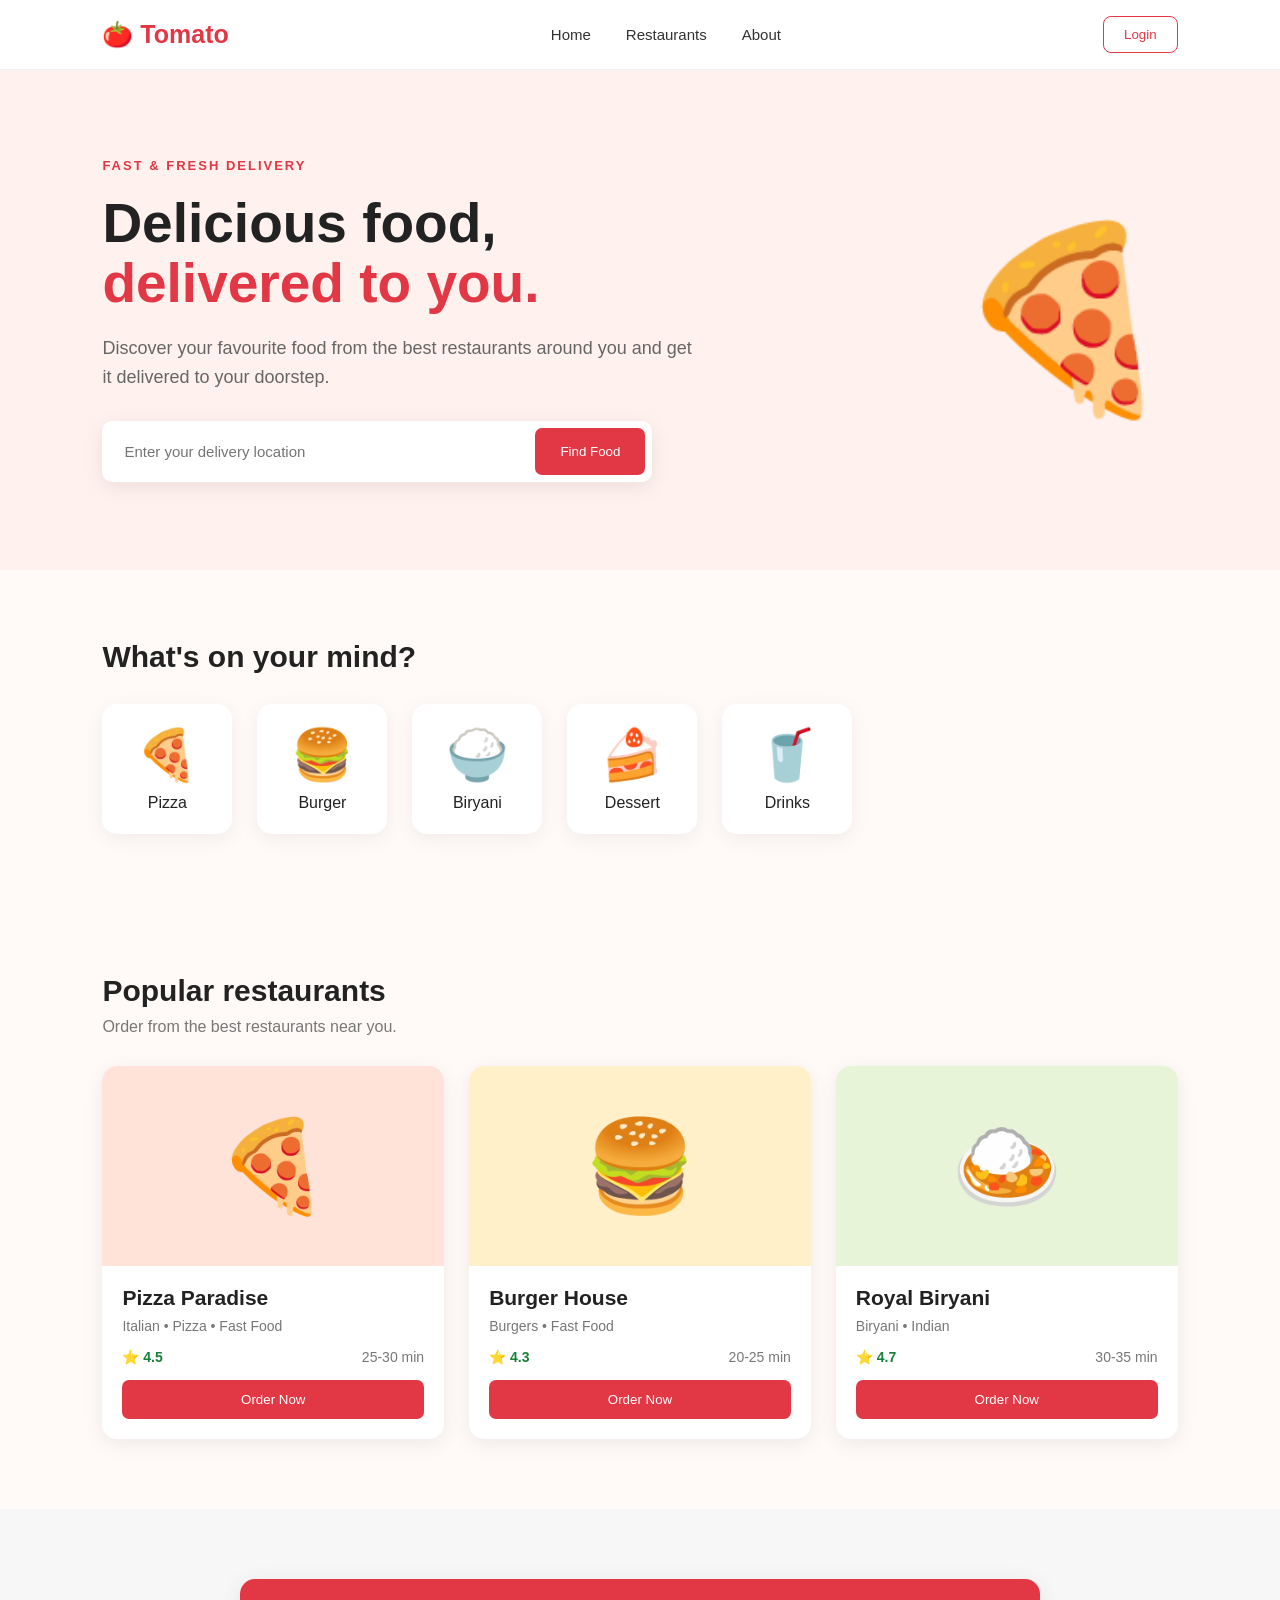
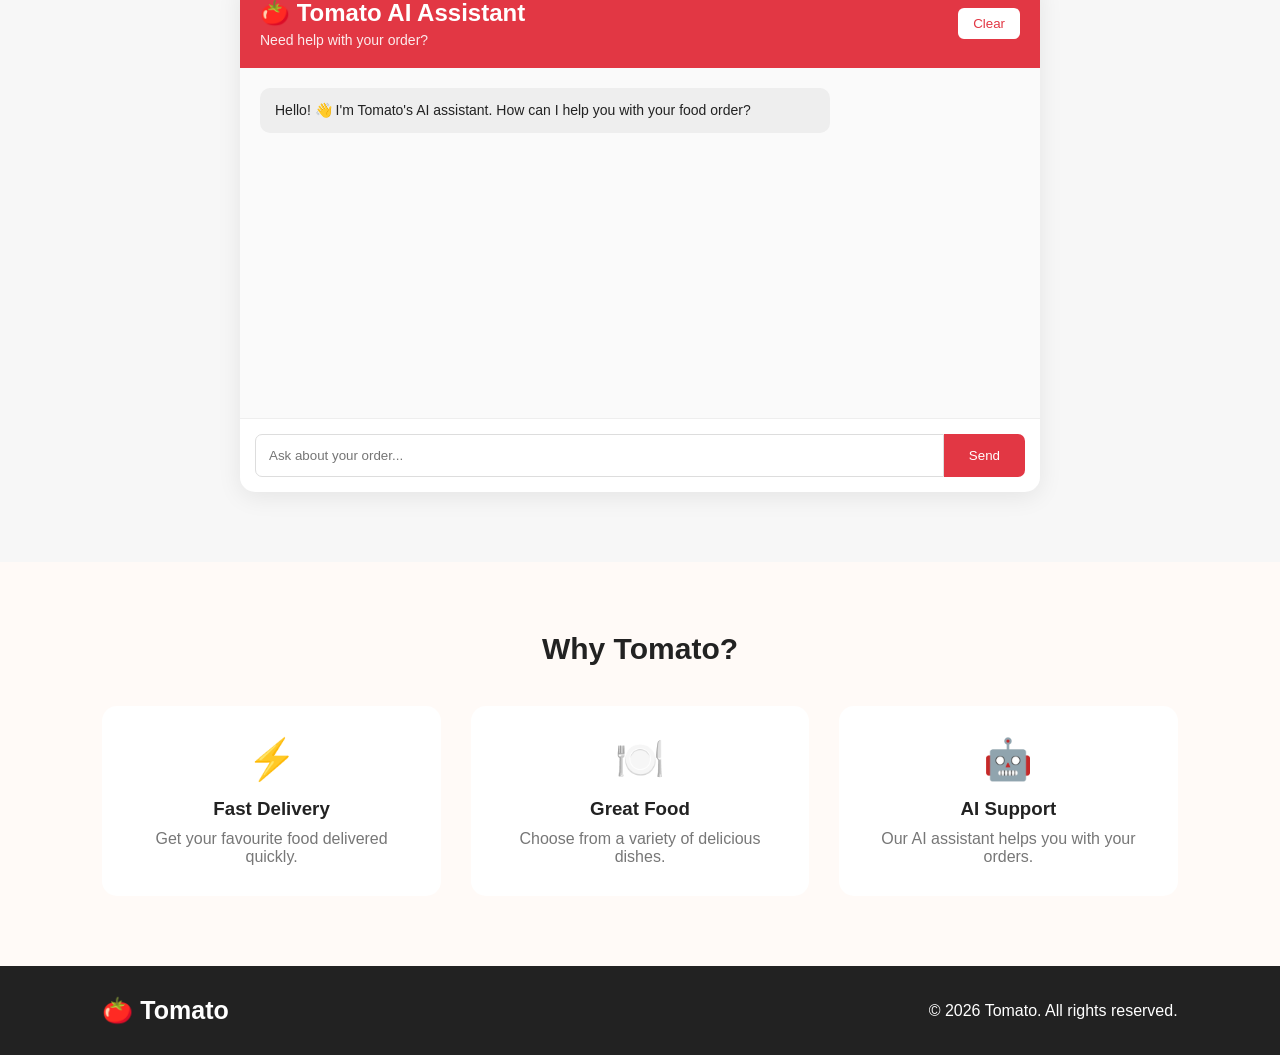
<file: chatgpt/frontend/index.html>
<!DOCTYPE html>
<html lang="en">
<head>
    <meta charset="UTF-8">
    <meta name="viewport" content="width=device-width, initial-scale=1.0">

    <title>Tomato - Food Delivery</title>

    <link rel="stylesheet" href="style.css">
</head>

<body>

<header class="navbar">
    <div class="logo">🍅 Tomato</div>

    <nav>
        <a href="#home">Home</a>
        <a href="#restaurants">Restaurants</a>
        <a href="#about">About</a>
    </nav>

    <button class="login-btn">Login</button>
</header>


<!-- HERO SECTION -->

<section class="hero" id="home">

    <div class="hero-content">

        <p class="small-text">FAST & FRESH DELIVERY</p>

        <h1>
            Delicious food,
            <span>delivered to you.</span>
        </h1>

        <p class="hero-description">
            Discover your favourite food from the best restaurants
            around you and get it delivered to your doorstep.
        </p>

        <div class="search-box">

            <input
                type="text"
                id="location"
                placeholder="Enter your delivery location"
            >

            <button onclick="searchFood()">
                Find Food
            </button>

        </div>

    </div>

    <div class="hero-image">
        🍕
    </div>

</section>


<!-- CATEGORIES -->

<section class="section">

    <h2>What's on your mind?</h2>

    <div class="categories">

        <div class="category" onclick="selectCategory('Pizza')">
            <div class="category-icon">🍕</div>
            <p>Pizza</p>
        </div>

        <div class="category" onclick="selectCategory('Burger')">
            <div class="category-icon">🍔</div>
            <p>Burger</p>
        </div>

        <div class="category" onclick="selectCategory('Biryani')">
            <div class="category-icon">🍚</div>
            <p>Biryani</p>
        </div>

        <div class="category" onclick="selectCategory('Dessert')">
            <div class="category-icon">🍰</div>
            <p>Dessert</p>
        </div>

        <div class="category" onclick="selectCategory('Drinks')">
            <div class="category-icon">🥤</div>
            <p>Drinks</p>
        </div>

    </div>

</section>


<!-- RESTAURANTS -->

<section class="section" id="restaurants">

    <div class="section-header">

        <div>
            <h2>Popular restaurants</h2>
            <p>Order from the best restaurants near you.</p>
        </div>

    </div>


    <div class="restaurant-grid">

        <div class="restaurant-card">

            <div class="food-image pizza">
                🍕
            </div>

            <div class="restaurant-info">

                <h3>Pizza Paradise</h3>

                <p class="food-type">
                    Italian • Pizza • Fast Food
                </p>

                <div class="restaurant-details">
                    <span class="rating">⭐ 4.5</span>
                    <span>25-30 min</span>
                </div>

                <button onclick="orderFood('Pizza Paradise')">
                    Order Now
                </button>

            </div>

        </div>


        <div class="restaurant-card">

            <div class="food-image burger">
                🍔
            </div>

            <div class="restaurant-info">

                <h3>Burger House</h3>

                <p class="food-type">
                    Burgers • Fast Food
                </p>

                <div class="restaurant-details">
                    <span class="rating">⭐ 4.3</span>
                    <span>20-25 min</span>
                </div>

                <button onclick="orderFood('Burger House')">
                    Order Now
                </button>

            </div>

        </div>


        <div class="restaurant-card">

            <div class="food-image biryani">
                🍛
            </div>

            <div class="restaurant-info">

                <h3>Royal Biryani</h3>

                <p class="food-type">
                    Biryani • Indian
                </p>

                <div class="restaurant-details">
                    <span class="rating">⭐ 4.7</span>
                    <span>30-35 min</span>
                </div>

                <button onclick="orderFood('Royal Biryani')">
                    Order Now
                </button>

            </div>

        </div>

    </div>

</section>


<!-- AI CHAT -->

<section class="chat-section">

    <div class="chat-container">

        <div class="chat-header">

            <div>
                <h2>🍅 Tomato AI Assistant</h2>
                <p>Need help with your order?</p>
            </div>

            <button onclick="clearChat()" class="clear-btn">
                Clear
            </button>

        </div>


        <div id="chatMessages" class="chat-messages">

            <div class="message bot-message">
                Hello! 👋 I'm Tomato's AI assistant.
                How can I help you with your food order?
            </div>

        </div>


        <div class="chat-input-area">

            <input
                type="text"
                id="chatInput"
                placeholder="Ask about your order..."
                onkeydown="handleEnter(event)"
            >

            <button onclick="sendMessage()">
                Send
            </button>

        </div>

    </div>

</section>


<!-- ABOUT -->

<section class="about" id="about">

    <h2>Why Tomato?</h2>

    <div class="features">

        <div>
            <span>⚡</span>
            <h3>Fast Delivery</h3>
            <p>Get your favourite food delivered quickly.</p>
        </div>

        <div>
            <span>🍽️</span>
            <h3>Great Food</h3>
            <p>Choose from a variety of delicious dishes.</p>
        </div>

        <div>
            <span>🤖</span>
            <h3>AI Support</h3>
            <p>Our AI assistant helps you with your orders.</p>
        </div>

    </div>

</section>


<footer>

    <div class="logo">🍅 Tomato</div>

    <p>© 2026 Tomato. All rights reserved.</p>

</footer>


<script src="script.js"></script>

</body>
</html>
</file>
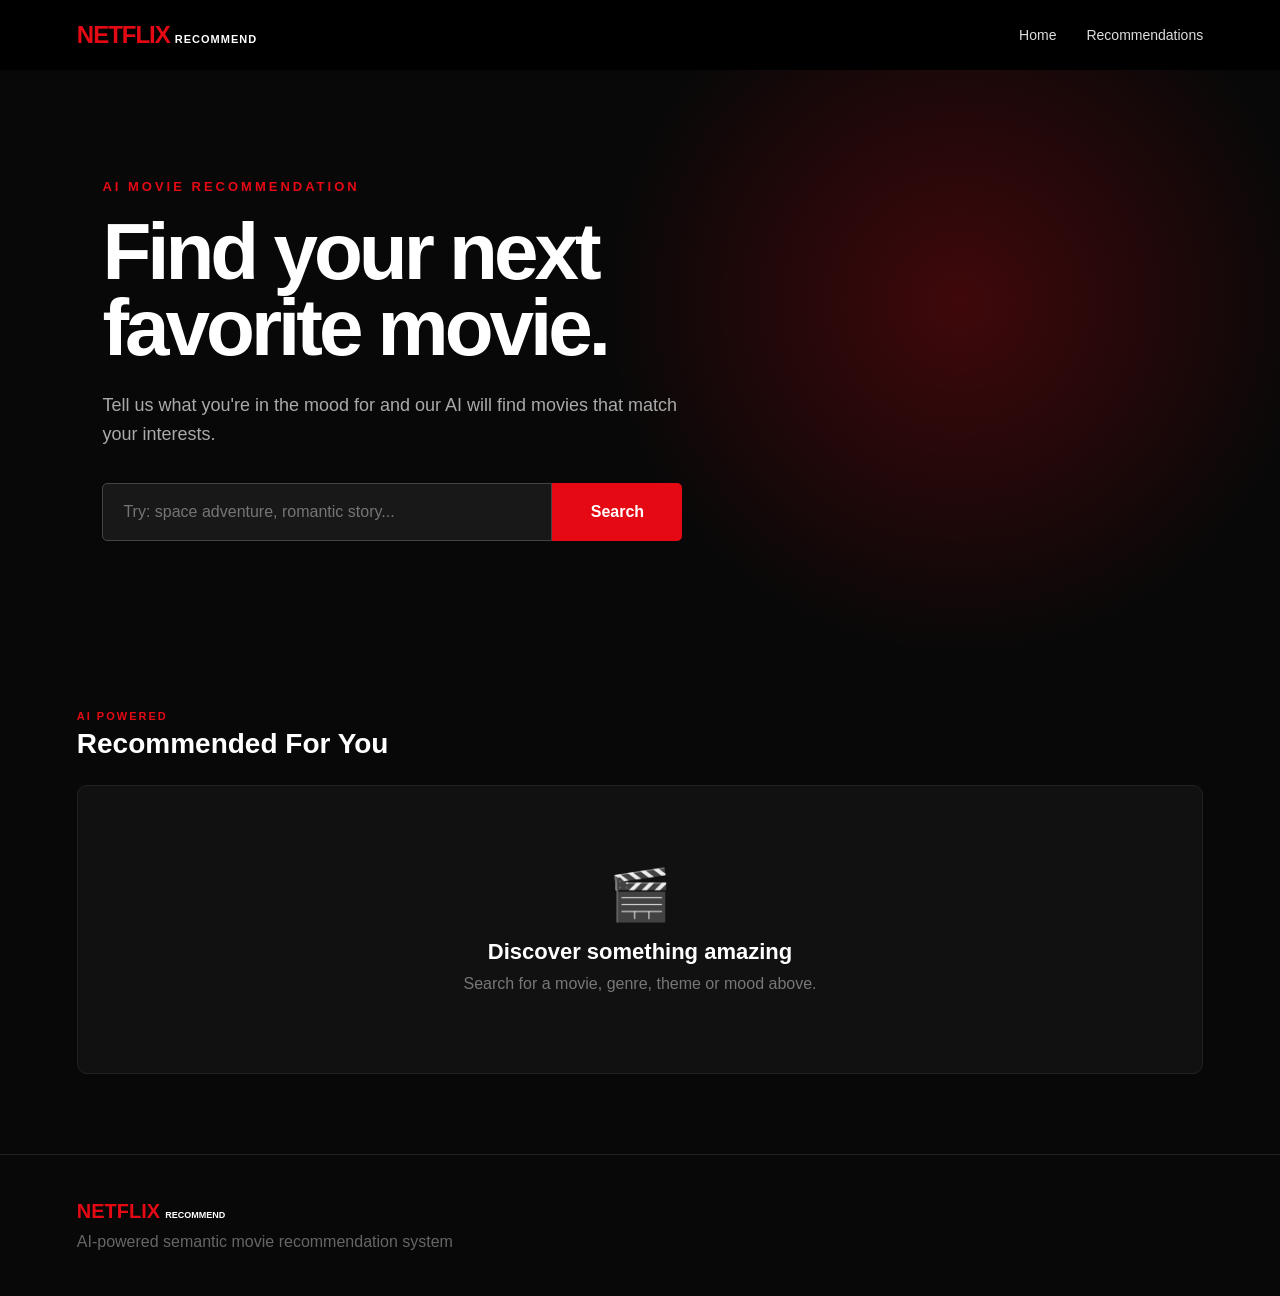
<file: netflix-recommend/frontend/index.html>
<!DOCTYPE html>
<html lang="en">
<head>
    <meta charset="UTF-8">
    <meta name="viewport" content="width=device-width, initial-scale=1.0">
    <title>Netflix Recommend</title>

    <link rel="stylesheet" href="style.css">
</head>

<body>

<header class="navbar">

    <div class="logo">
        NETFLIX<span>RECOMMEND</span>
    </div>

    <div class="nav-links">
        <a href="#">Home</a>
        <a href="#recommendations">Recommendations</a>
    </div>

</header>


<section class="hero">

    <div class="hero-content">

        <p class="tag">AI MOVIE RECOMMENDATION</p>

        <h1>Find your next<br>favorite movie.</h1>

        <p class="hero-description">
            Tell us what you're in the mood for and our AI will
            find movies that match your interests.
        </p>

        <div class="search-container">

            <input
                type="text"
                id="searchInput"
                placeholder="Try: space adventure, romantic story..."
            >

            <button id="searchButton">
                Search
            </button>

        </div>

    </div>

</section>


<main>

    <section id="recommendations" class="movie-section">

        <div class="section-header">

            <div>
                <p class="section-label">AI POWERED</p>
                <h2 id="sectionTitle">Recommended For You</h2>
            </div>

        </div>

        <div id="movieGrid" class="movie-grid">

            <div class="empty-state">
                <div class="empty-icon">🎬</div>
                <h3>Discover something amazing</h3>
                <p>
                    Search for a movie, genre, theme or mood above.
                </p>
            </div>

        </div>

    </section>


    <section id="similarSection" class="movie-section hidden">

        <div class="section-header">

            <div>
                <p class="section-label">BASED ON YOUR SELECTION</p>
                <h2 id="similarTitle">Similar Movies</h2>
            </div>

        </div>

        <div id="similarGrid" class="movie-grid"></div>

    </section>

</main>


<div id="loading" class="loading hidden">

    <div class="spinner"></div>

    <p>AI is finding the best matches...</p>

</div>


<div id="errorMessage" class="error-message hidden"></div>


<footer>

    <div class="footer-logo">
        NETFLIX<span>RECOMMEND</span>
    </div>

    <p>
        AI-powered semantic movie recommendation system
    </p>

</footer>


<script src="script.js"></script>

</body>
</html>
</file>
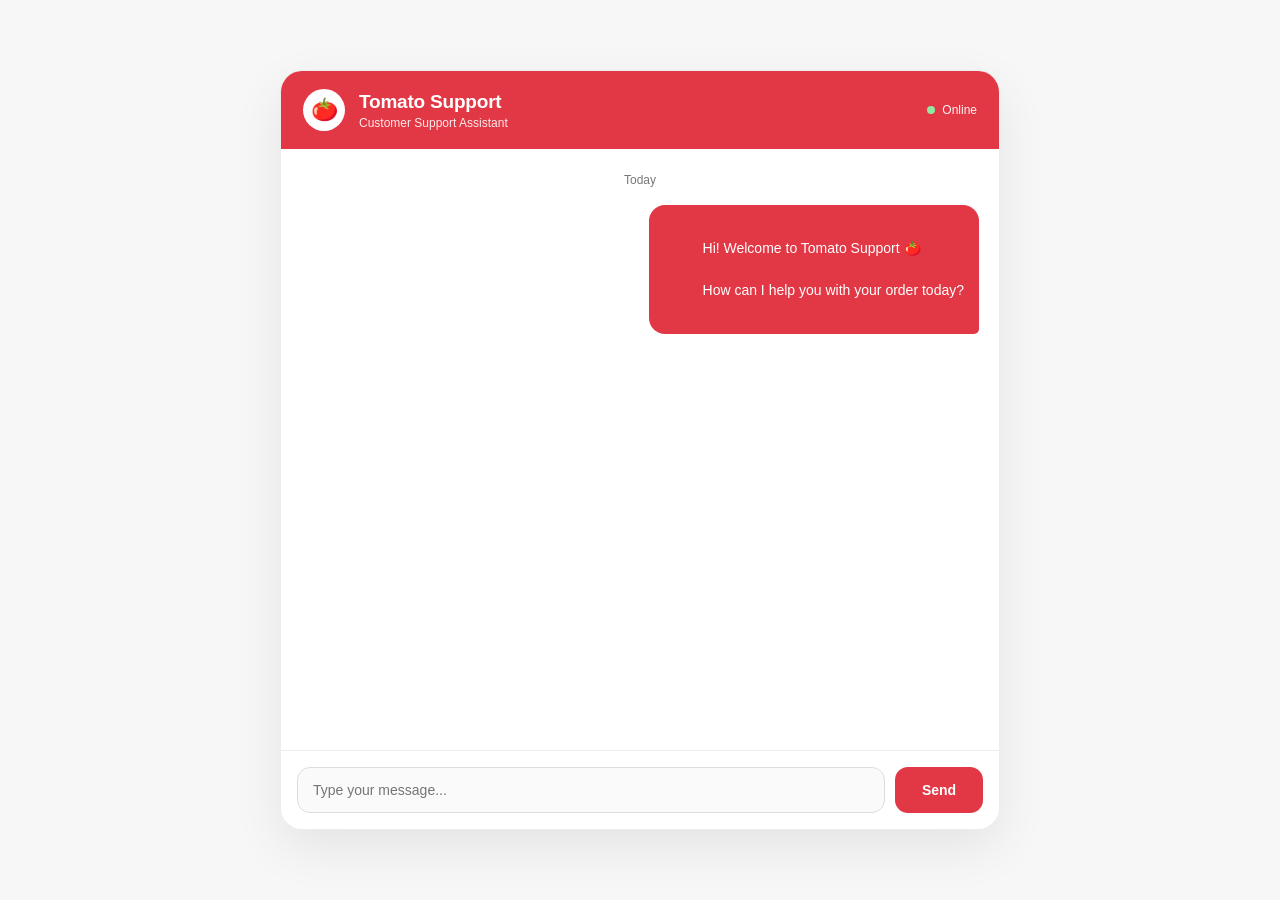
<file: streaming/frontend/index.html>
<!DOCTYPE html>
<html lang="en">
<head>
  <meta charset="UTF-8" />
  <meta name="viewport" content="width=device-width, initial-scale=1.0" />
  <title>Tomato Support</title>

  <style>
    * {
      box-sizing: border-box;
      margin: 0;
      padding: 0;
    }

    :root {
      --tomato-red: #e23744;
      --tomato-red-dark: #c92d39;
      --bg: #f7f7f8;
      --card: #ffffff;
      --text: #1f1f1f;
      --muted: #777777;
      --border: #ececec;
      --user-bubble: #f1f1f3;
    }

    body {
      min-height: 100vh;
      font-family: Inter, -apple-system, BlinkMacSystemFont, "Segoe UI", sans-serif;
      background: var(--bg);
      display: flex;
      align-items: center;
      justify-content: center;
      padding: 24px;
      color: var(--text);
    }

    .chat-app {
      width: min(100%, 720px);
      height: min(760px, 90vh);
      background: var(--card);
      border: 1px solid var(--border);
      border-radius: 22px;
      box-shadow: 0 18px 50px rgba(0, 0, 0, 0.08);
      overflow: hidden;
      display: flex;
      flex-direction: column;
    }

    .header {
      background: var(--tomato-red);
      color: white;
      padding: 18px 22px;
      display: flex;
      align-items: center;
      gap: 14px;
    }

    .brand-icon {
      width: 42px;
      height: 42px;
      background: white;
      color: var(--tomato-red);
      border-radius: 50%;
      display: grid;
      place-items: center;
      font-size: 22px;
      flex-shrink: 0;
    }

    .brand-info h1 {
      font-size: 19px;
      font-weight: 700;
      letter-spacing: -0.2px;
    }

    .brand-info p {
      margin-top: 3px;
      font-size: 12px;
      opacity: 0.9;
    }

    .status {
      margin-left: auto;
      display: flex;
      align-items: center;
      gap: 7px;
      font-size: 12px;
      opacity: 0.95;
    }

    .status-dot {
      width: 8px;
      height: 8px;
      background: #8df2a5;
      border-radius: 50%;
    }

    .messages {
      flex: 1;
      overflow-y: auto;
      padding: 24px 20px;
      display: flex;
      flex-direction: column;
      gap: 14px;
      scroll-behavior: smooth;
    }

    .welcome {
      text-align: center;
      color: var(--muted);
      font-size: 12px;
      margin-bottom: 4px;
    }

    .message-row {
      display: flex;
      width: 100%;
    }

    .message-row.user {
      justify-content: flex-start;
    }

    .message-row.assistant {
      justify-content: flex-end;
    }

    .message {
      max-width: 74%;
      padding: 12px 15px;
      border-radius: 16px;
      font-size: 14px;
      line-height: 1.5;
      word-wrap: break-word;
      white-space: pre-wrap;
    }

    .message.user {
      background: var(--user-bubble);
      color: var(--text);
      border-bottom-left-radius: 5px;
    }

    .message.assistant {
      background: var(--tomato-red);
      color: white;
      border-bottom-right-radius: 5px;
    }

    .typing {
      display: flex;
      align-items: center;
      gap: 5px;
      min-height: 42px;
    }

    .typing span {
      width: 7px;
      height: 7px;
      background: rgba(255,255,255,0.85);
      border-radius: 50%;
      animation: bounce 1.2s infinite ease-in-out;
    }

    .typing span:nth-child(2) {
      animation-delay: 0.15s;
    }

    .typing span:nth-child(3) {
      animation-delay: 0.3s;
    }

    @keyframes bounce {
      0%, 60%, 100% { transform: translateY(0); }
      30% { transform: translateY(-4px); }
    }

    .composer {
      border-top: 1px solid var(--border);
      background: white;
      padding: 16px;
      display: flex;
      align-items: center;
      gap: 10px;
    }

    .composer input {
      flex: 1;
      height: 46px;
      border: 1px solid #dddddf;
      border-radius: 13px;
      padding: 0 15px;
      font-size: 14px;
      outline: none;
      transition: 0.2s ease;
      background: #fafafa;
    }

    .composer input:focus {
      background: white;
      border-color: var(--tomato-red);
      box-shadow: 0 0 0 3px rgba(226, 55, 68, 0.08);
    }

    .composer button {
      height: 46px;
      min-width: 88px;
      border: none;
      border-radius: 13px;
      background: var(--tomato-red);
      color: white;
      font-size: 14px;
      font-weight: 600;
      cursor: pointer;
      transition: 0.2s ease;
    }

    .composer button:hover {
      background: var(--tomato-red-dark);
      transform: translateY(-1px);
    }

    .composer button:disabled {
      opacity: 0.55;
      cursor: not-allowed;
      transform: none;
    }

    .error {
      color: #b42318;
      background: #fff1f0;
      border: 1px solid #ffd5d2;
    }

    @media (max-width: 640px) {
      body {
        padding: 0;
        background: white;
      }

      .chat-app {
        width: 100%;
        height: 100vh;
        border: none;
        border-radius: 0;
        box-shadow: none;
      }

      .status {
        display: none;
      }

      .message {
        max-width: 84%;
      }
    }
  </style>
</head>

<body>

  <div class="chat-app">

    <header class="header">
      <div class="brand-icon">🍅</div>

      <div class="brand-info">
        <h1>Tomato Support</h1>
        <p>Customer Support Assistant</p>
      </div>

      <div class="status">
        <span class="status-dot"></span>
        Online
      </div>
    </header>

    <main class="messages" id="messages">
      <div class="welcome">Today</div>

      <div class="message-row assistant">
        <div class="message assistant">
          Hi! Welcome to Tomato Support 🍅<br>
          How can I help you with your order today?
        </div>
      </div>
    </main>

    <footer class="composer">
      <input
        id="messageInput"
        type="text"
        placeholder="Type your message..."
        autocomplete="off"
      />

      <button id="sendButton">Send</button>
    </footer>

  </div>

  <script>
    const API_URL = "http://localhost:8080/api/chat";

    const messagesContainer = document.getElementById("messages");
    const messageInput = document.getElementById("messageInput");
    const sendButton = document.getElementById("sendButton");

    function addMessage(role, text, extraClass = "") {
      const row = document.createElement("div");
      row.className = `message-row ${role}`;

      const bubble = document.createElement("div");
      bubble.className = `message ${role} ${extraClass}`;
      bubble.textContent = text;

      row.appendChild(bubble);
      messagesContainer.appendChild(row);

      scrollToBottom();

      return row;
    }

    function showTyping() {
      const row = document.createElement("div");
      row.className = "message-row assistant";
      row.id = "typingIndicator";

      const bubble = document.createElement("div");
      bubble.className = "message assistant typing";

      bubble.innerHTML = `
        <span></span>
        <span></span>
        <span></span>
      `;

      row.appendChild(bubble);
      messagesContainer.appendChild(row);

      scrollToBottom();
    }

    function hideTyping() {
      const typing = document.getElementById("typingIndicator");

      if (typing) {
        typing.remove();
      }
    }

    function scrollToBottom() {
      messagesContainer.scrollTop = messagesContainer.scrollHeight;
    }

  async function sendMessage() {

    const message = messageInput.value.trim();

    if (!message) {
        return;
    }

    addMessage("user", message);

    messageInput.value = "";
    messageInput.focus();

    sendButton.disabled = true;

    showTyping();

    let assistantRow = null;
    let assistantBubble = null;
    let hasStartedStreaming = false;

    try {

        const response = await fetch(API_URL, {
            method: "POST",
            headers: {
                "Content-Type": "text/plain"
            },
            body: message
        });

        if (!response.ok) {
            throw new Error("Request failed");
        }

        const reader = response.body.getReader();
        const decoder = new TextDecoder();

        while (true) {

            const { value, done } = await reader.read();

            if (done) {
                break;
            }

            const chunk = decoder.decode(value, {
                stream: true
            });

            if (!hasStartedStreaming) {

                hideTyping();

                assistantRow = addMessage(
                    "assistant",
                    ""
                );

                assistantBubble =
                    assistantRow.querySelector(".message");

                hasStartedStreaming = true;
            }

            assistantBubble.textContent += chunk;

            scrollToBottom();
        }

        const remainingText = decoder.decode();

        if (remainingText && assistantBubble) {
            assistantBubble.textContent += remainingText;
        }

    } catch (error) {

        hideTyping();

        if (assistantRow) {
            assistantRow.remove();
        }

        addMessage(
            "assistant",
            "Sorry, I couldn't connect to Tomato Support. Please try again.",
            "error"
        );

    } finally {

        hideTyping();

        sendButton.disabled = false;
    }
  }

    sendButton.addEventListener("click", sendMessage);

    messageInput.addEventListener("keydown", function (event) {
      if (event.key === "Enter") {
        sendMessage();
      }
    });
  </script>

</body>
</html>
</file>
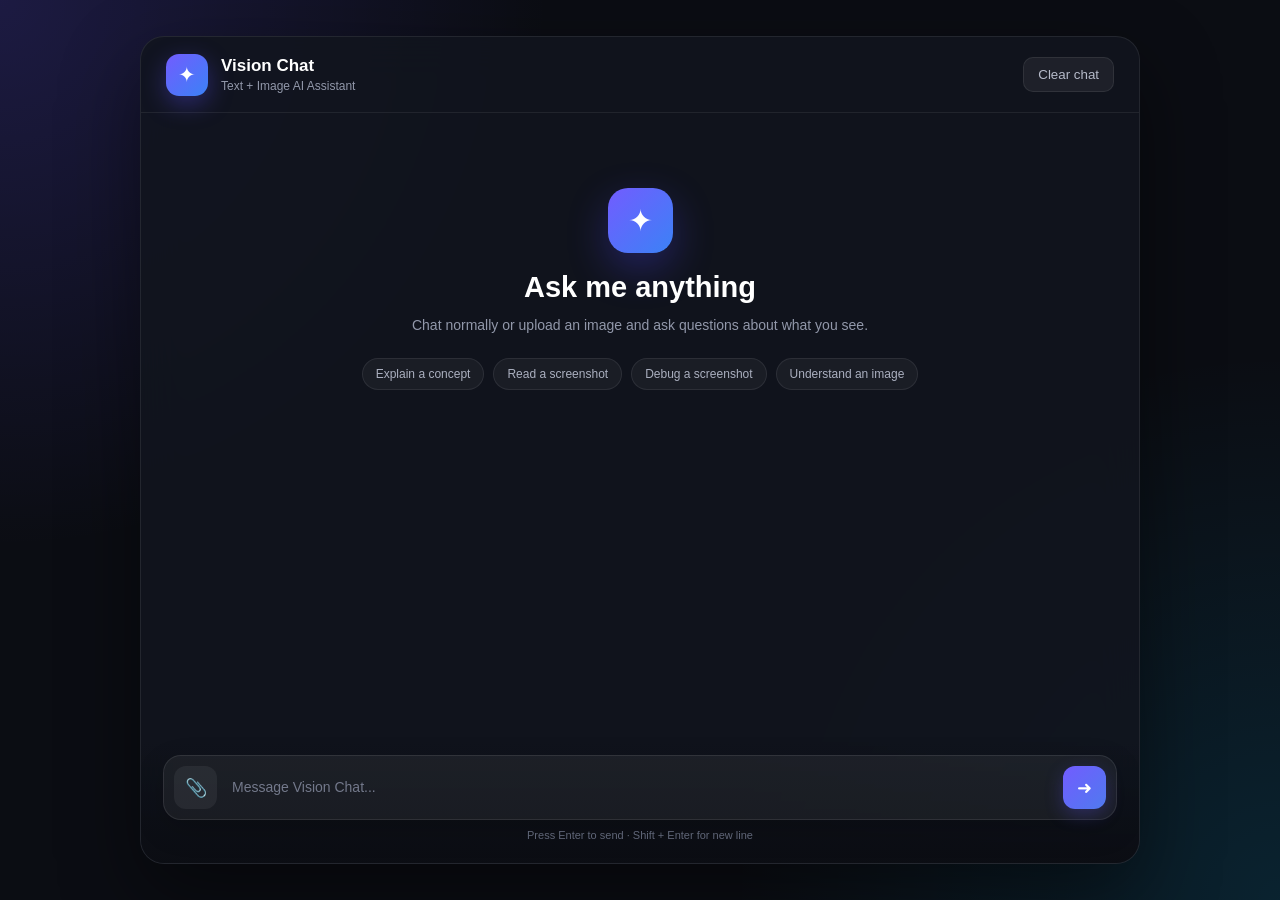
<file: multomodal/multomodal/src/main/resources/static/index.html>
<!DOCTYPE html>
<html lang="en">

<head>
    <meta charset="UTF-8">
    <meta name="viewport"
          content="width=device-width, initial-scale=1.0">

    <title>Vision Chat</title>

    <style>

        * {
            box-sizing: border-box;
            margin: 0;
            padding: 0;
        }

        body {
            font-family: Inter, -apple-system, BlinkMacSystemFont,
            "Segoe UI", sans-serif;

            background:
                    radial-gradient(circle at top left,
                    rgba(98, 80, 255, 0.20),
                    transparent 35%),
                    radial-gradient(circle at bottom right,
                    rgba(0, 191, 255, 0.12),
                    transparent 35%),
                    #0b0d13;

            color: #ffffff;

            height: 100vh;

            display: flex;
            justify-content: center;
            align-items: center;

            overflow: hidden;
        }


        .app {

            width: 94%;
            max-width: 1000px;

            height: 92vh;

            background: rgba(18, 21, 30, 0.88);

            border: 1px solid rgba(255, 255, 255, 0.08);

            border-radius: 24px;

            display: flex;
            flex-direction: column;

            overflow: hidden;

            box-shadow:
                    0 30px 80px rgba(0, 0, 0, 0.45);

            backdrop-filter: blur(20px);
        }


        /* HEADER */

        .header {

            height: 76px;

            padding: 0 25px;

            display: flex;
            align-items: center;
            justify-content: space-between;

            border-bottom:
                    1px solid rgba(255, 255, 255, 0.07);
        }


        .brand {
            display: flex;
            align-items: center;
            gap: 13px;
        }


        .logo {

            width: 42px;
            height: 42px;

            border-radius: 13px;

            display: flex;
            align-items: center;
            justify-content: center;

            font-size: 21px;

            background:
                    linear-gradient(
                            135deg,
                            #725cff,
                            #3b82f6
                    );

            box-shadow:
                    0 8px 25px rgba(93, 79, 255, 0.35);
        }


        .brand-text h2 {
            font-size: 17px;
            font-weight: 650;
        }


        .brand-text p {

            font-size: 12px;
            color: #9298aa;

            margin-top: 3px;
        }


        .clear-button {

            background: rgba(255, 255, 255, 0.06);

            color: #b6bbca;

            border:
                    1px solid rgba(255, 255, 255, 0.08);

            padding: 9px 14px;

            border-radius: 10px;

            cursor: pointer;

            transition: 0.2s;
        }


        .clear-button:hover {
            background: rgba(255, 255, 255, 0.10);
            color: white;
        }


        /* CHAT AREA */

        .chat {

            flex: 1;

            padding: 30px;

            overflow-y: auto;

            scroll-behavior: smooth;
        }


        .welcome {

            max-width: 650px;

            margin: 45px auto 30px;

            text-align: center;
        }


        .welcome-icon {

            width: 65px;
            height: 65px;

            margin: 0 auto 18px;

            display: flex;
            justify-content: center;
            align-items: center;

            border-radius: 20px;

            font-size: 30px;

            background:
                    linear-gradient(
                            135deg,
                            #725cff,
                            #3b82f6
                    );

            box-shadow:
                    0 15px 40px rgba(80, 70, 255, 0.30);
        }


        .welcome h1 {

            font-size: 29px;
            margin-bottom: 10px;
        }


        .welcome p {

            color: #9298aa;

            line-height: 1.6;
            font-size: 14px;
        }


        /* EXAMPLE CHIPS */

        .examples {

            display: flex;

            justify-content: center;

            flex-wrap: wrap;

            gap: 9px;

            margin-top: 22px;
        }


        .example {

            border:
                    1px solid rgba(255, 255, 255, 0.08);

            background:
                    rgba(255, 255, 255, 0.045);

            color: #abb0c0;

            border-radius: 20px;

            padding: 8px 13px;

            font-size: 12px;

            cursor: pointer;

            transition: 0.2s;
        }


        .example:hover {

            color: white;

            border-color:
                    rgba(110, 90, 255, 0.5);

            background:
                    rgba(100, 80, 255, 0.10);
        }


        /* MESSAGES */

        .message-row {

            display: flex;

            margin-bottom: 22px;
        }


        .message-row.user {
            justify-content: flex-end;
        }


        .message-row.assistant {
            justify-content: flex-start;
        }


        .message {

            max-width: 72%;

            padding: 14px 17px;

            border-radius: 17px;

            line-height: 1.55;

            font-size: 14px;

            white-space: pre-wrap;

            word-break: break-word;
        }


        .user .message {

            background:
                    linear-gradient(
                            135deg,
                            #6956e8,
                            #4d74e7
                    );

            border-bottom-right-radius: 5px;

            box-shadow:
                    0 6px 20px rgba(79, 74, 220, 0.18);
        }


        .assistant .message {

            color: #e4e6ed;

            background:
                    rgba(255, 255, 255, 0.055);

            border:
                    1px solid rgba(255, 255, 255, 0.06);

            border-bottom-left-radius: 5px;
        }


        .message-image {

            display: block;

            width: 100%;
            max-width: 330px;
            max-height: 250px;

            object-fit: cover;

            border-radius: 12px;

            margin-bottom: 11px;

            border:
                    1px solid rgba(255, 255, 255, 0.12);
        }


        /* THINKING */

        .thinking {

            display: flex;
            gap: 5px;

            padding: 4px;
        }


        .thinking span {

            width: 7px;
            height: 7px;

            background: #888fa1;

            border-radius: 50%;

            animation:
                    bounce 1.2s infinite;
        }


        .thinking span:nth-child(2) {
            animation-delay: 0.15s;
        }


        .thinking span:nth-child(3) {
            animation-delay: 0.30s;
        }


        @keyframes bounce {

            0%, 60%, 100% {
                transform: translateY(0);
                opacity: 0.5;
            }

            30% {
                transform: translateY(-5px);
                opacity: 1;
            }
        }


        /* COMPOSER */

        .composer-area {

            padding: 15px 22px 22px;

            background:
                    linear-gradient(
                            to top,
                            rgba(11, 13, 19, 0.95),
                            rgba(18, 21, 30, 0)
                    );
        }


        .image-preview-container {

            display: none;

            width: fit-content;

            margin-bottom: 10px;

            position: relative;
        }


        .image-preview {

            height: 80px;
            max-width: 160px;

            object-fit: cover;

            border-radius: 11px;

            border:
                    1px solid rgba(255, 255, 255, 0.12);
        }


        .remove-image {

            position: absolute;

            right: -7px;
            top: -7px;

            width: 23px;
            height: 23px;

            border: none;

            border-radius: 50%;

            background: #303442;
            color: white;

            cursor: pointer;
        }


        .composer {

            display: flex;
            align-items: flex-end;

            gap: 10px;

            padding: 10px;

            border-radius: 18px;

            background:
                    rgba(255, 255, 255, 0.055);

            border:
                    1px solid rgba(255, 255, 255, 0.09);

            box-shadow:
                    0 10px 30px rgba(0, 0, 0, 0.16);
        }


        textarea {

            flex: 1;

            resize: none;

            max-height: 150px;
            min-height: 43px;

            border: none;
            outline: none;

            background: transparent;

            color: white;

            font-family: inherit;
            font-size: 14px;

            line-height: 1.5;

            padding: 11px 5px;
        }


        textarea::placeholder {
            color: #73798b;
        }


        .attach-button,
        .send-button {

            width: 43px;
            height: 43px;

            flex-shrink: 0;

            border: none;

            border-radius: 12px;

            cursor: pointer;

            display: flex;
            justify-content: center;
            align-items: center;

            font-size: 18px;

            transition: 0.2s;
        }


        .attach-button {

            color: #b1b6c6;

            background:
                    rgba(255, 255, 255, 0.06);
        }


        .attach-button:hover {

            color: white;

            background:
                    rgba(255, 255, 255, 0.10);
        }


        .send-button {

            color: white;

            background:
                    linear-gradient(
                            135deg,
                            #725cff,
                            #4f7aef
                    );

            box-shadow:
                    0 6px 18px rgba(90, 75, 230, 0.30);
        }


        .send-button:hover {
            transform: translateY(-1px);
        }


        .send-button:disabled {

            cursor: not-allowed;

            opacity: 0.5;

            transform: none;
        }


        .hint {

            text-align: center;

            color: #606678;

            font-size: 11px;

            margin-top: 9px;
        }


        #fileInput {
            display: none;
        }


        @media (max-width: 650px) {

            .app {
                width: 100%;
                height: 100vh;
                border-radius: 0;
            }

            .chat {
                padding: 20px 14px;
            }

            .message {
                max-width: 88%;
            }

            .composer-area {
                padding: 12px;
            }

            .welcome {
                margin-top: 20px;
            }
        }

    </style>
</head>


<body>

<div class="app">

    <!-- HEADER -->

    <div class="header">

        <div class="brand">

            <div class="logo">
                ✦
            </div>

            <div class="brand-text">

                <h2>Vision Chat</h2>

                <p>Text + Image AI Assistant</p>

            </div>

        </div>


        <button
                class="clear-button"
                onclick="clearChat()">

            Clear chat

        </button>

    </div>


    <!-- CHAT -->

    <div class="chat" id="chat">

        <div class="welcome" id="welcome">

            <div class="welcome-icon">
                ✦
            </div>

            <h1>Ask me anything</h1>

            <p>
                Chat normally or upload an image and
                ask questions about what you see.
            </p>


            <div class="examples">

                <button
                        class="example"
                        onclick="useExample('Explain dependency injection in simple words')">

                    Explain a concept

                </button>

                <button
                        class="example"
                        onclick="useExample('What is written in this screenshot?')">

                    Read a screenshot

                </button>

                <button
                        class="example"
                        onclick="useExample('Why is the payment failing?')">

                    Debug a screenshot

                </button>

                <button
                        class="example"
                        onclick="useExample('What do you see in this image?')">

                    Understand an image

                </button>

            </div>

        </div>

    </div>


    <!-- COMPOSER -->

    <div class="composer-area">


        <div
                class="image-preview-container"
                id="previewContainer">

            <img
                    class="image-preview"
                    id="imagePreview">

            <button
                    class="remove-image"
                    onclick="removeImage()">

                ×

            </button>

        </div>


        <div class="composer">


            <input
                    id="fileInput"
                    type="file"
                    accept="image/*"
                    onchange="imageSelected(event)">


            <button
                    class="attach-button"
                    onclick="document.getElementById('fileInput').click()"
                    title="Attach image">

                📎

            </button>


            <textarea
                    id="messageInput"
                    rows="1"
                    placeholder="Message Vision Chat..."
                    oninput="resizeTextarea(this)"
                    onkeydown="handleKeyDown(event)"></textarea>


            <button
                    class="send-button"
                    id="sendButton"
                    onclick="sendMessage()">

                ➜

            </button>

        </div>


        <div class="hint">

            Press Enter to send · Shift + Enter for new line

        </div>

    </div>

</div>


<script>

    var selectedFile = null;

    var isSending = false;


    function useExample(text) {

        var input =
            document.getElementById("messageInput");

        input.value = text;

        input.focus();

        resizeTextarea(input);
    }


    function resizeTextarea(textarea) {

        textarea.style.height = "auto";

        textarea.style.height =
            Math.min(textarea.scrollHeight, 150) + "px";
    }


    function handleKeyDown(event) {

        if (event.key === "Enter" &&
            !event.shiftKey) {

            event.preventDefault();

            sendMessage();
        }
    }

    function imageSelected(event) {

        selectedFile =
            event.target.files[0];

        if (!selectedFile) {
            return;
        }

        document.getElementById(
            "imagePreview"
        ).src =
            URL.createObjectURL(selectedFile);

        document.getElementById(
            "previewContainer"
        ).style.display = "block";
    }

    function removeImage() {

        selectedFile = null;

        document.getElementById(
            "fileInput"
        ).value = "";

        document.getElementById(
            "previewContainer"
        ).style.display = "none";
    }

    async function sendMessage() {

        var input = document.getElementById("messageInput");

        var message = input.value.trim();

        if (!message && !selectedFile) {
            return;
        }


        if (!message) {
            message = "What do you see in this image?";
        }


        var fileForMessage = selectedFile;


        hideWelcome();

        addUserMessage(
            message,
            fileForMessage
        );


        input.value = "";

        removeImage();


        var loadingMessage =
            addThinkingMessage();


        var formData = new FormData();

        formData.append(
            "message",
            message
        );


        if (fileForMessage) {

            formData.append(
                "image",
                fileForMessage
            );
        }


        try {

            var response = await fetch(
                "/api/chat",
                {
                    method: "POST",
                    body: formData
                }
            );


            var reply =
                await response.text();


            loadingMessage.remove();


            addAssistantMessage(
                reply
            );

        } catch (error) {

            loadingMessage.remove();

            addAssistantMessage(
                "Unable to connect to server."
            );
        }
    }


    function addUserMessage(text, file) {

        var row =
            document.createElement("div");

        row.className =
            "message-row user";


        var bubble =
            document.createElement("div");

        bubble.className = "message";


        if (file) {

            var image =
                document.createElement("img");

            image.className =
                "message-image";

            image.src =
                URL.createObjectURL(file);

            bubble.appendChild(image);
        }


        if (text) {

            var textElement =
                document.createElement("div");

            textElement.textContent =
                text;

            bubble.appendChild(
                textElement
            );

        } else {

            var textElement =
                document.createElement("div");

            textElement.textContent =
                "What do you see in this image?";

            bubble.appendChild(
                textElement
            );
        }


        row.appendChild(bubble);

        document.getElementById(
            "chat"
        ).appendChild(row);


        scrollToBottom();
    }


    function addAssistantMessage(text) {

        var row =
            document.createElement("div");

        row.className =
            "message-row assistant";


        var bubble =
            document.createElement("div");

        bubble.className =
            "message";

        bubble.textContent =
            text;


        row.appendChild(bubble);


        document.getElementById(
            "chat"
        ).appendChild(row);


        scrollToBottom();
    }


    function addThinkingMessage() {

        var row =
            document.createElement("div");

        row.className =
            "message-row assistant";


        var bubble =
            document.createElement("div");

        bubble.className =
            "message";


        var thinking =
            document.createElement("div");

        thinking.className =
            "thinking";


        thinking.innerHTML =
            "<span></span>" +
            "<span></span>" +
            "<span></span>";


        bubble.appendChild(thinking);

        row.appendChild(bubble);


        document.getElementById(
            "chat"
        ).appendChild(row);


        scrollToBottom();


        return row;
    }


    function hideWelcome() {

        var welcome =
            document.getElementById("welcome");

        if (welcome) {
            welcome.style.display = "none";
        }
    }


    function scrollToBottom() {

        var chat =
            document.getElementById("chat");

        chat.scrollTop =
            chat.scrollHeight;
    }

    async function clearChat() {

        await fetch(
            "/api/chat",
            {
                method: "DELETE"
            }
        );

        location.reload();
    }

</script>

</body>

</html>
</file>
<file: chatgpt/frontend/style.css>
* {
    margin: 0;
    padding: 0;
    box-sizing: border-box;
}

body {
    font-family: Arial, sans-serif;
    background: #fffaf7;
    color: #222;
}


/* NAVBAR */

.navbar {
    height: 70px;
    padding: 0 8%;
    display: flex;
    align-items: center;
    justify-content: space-between;

    background: white;
    border-bottom: 1px solid #eee;
}

.logo {
    font-size: 25px;
    font-weight: bold;
    color: #e23744;
}

nav {
    display: flex;
    gap: 35px;
}

nav a {
    text-decoration: none;
    color: #333;
    font-size: 15px;
}

nav a:hover {
    color: #e23744;
}

.login-btn {
    border: 1px solid #e23744;
    background: white;
    color: #e23744;

    padding: 10px 20px;
    border-radius: 8px;

    cursor: pointer;
}


/* HERO */

.hero {
    min-height: 500px;

    padding: 70px 8%;

    display: flex;
    align-items: center;
    justify-content: space-between;

    background: #fff1ed;
}

.hero-content {
    max-width: 600px;
}

.small-text {
    color: #e23744;
    font-weight: bold;
    letter-spacing: 2px;
    font-size: 13px;
}

.hero h1 {
    font-size: 55px;
    line-height: 1.1;
    margin: 20px 0;
}

.hero h1 span {
    color: #e23744;
}

.hero-description {
    color: #666;
    font-size: 18px;
    line-height: 1.6;
    margin-bottom: 30px;
}

.search-box {
    display: flex;
    background: white;
    padding: 7px;

    border-radius: 10px;

    max-width: 550px;

    box-shadow: 0 5px 20px rgba(0,0,0,0.08);
}

.search-box input {
    flex: 1;

    border: none;
    outline: none;

    padding: 15px;

    font-size: 15px;
}

.search-box button {
    background: #e23744;
    color: white;

    border: none;

    padding: 0 25px;

    border-radius: 7px;

    cursor: pointer;
}

.hero-image {
    font-size: 180px;
}


/* SECTIONS */

.section {
    padding: 70px 8%;
}

.section h2 {
    font-size: 30px;
    margin-bottom: 10px;
}

.section-header p {
    color: #777;
}


/* CATEGORIES */

.categories {
    display: flex;
    gap: 25px;
    margin-top: 30px;
    flex-wrap: wrap;
}

.category {
    background: white;

    width: 130px;
    height: 130px;

    border-radius: 15px;

    display: flex;
    flex-direction: column;

    justify-content: center;
    align-items: center;

    cursor: pointer;

    box-shadow: 0 5px 20px rgba(0,0,0,0.06);

    transition: 0.2s;
}

.category:hover {
    transform: translateY(-5px);
}

.category-icon {
    font-size: 50px;
    margin-bottom: 10px;
}


/* RESTAURANTS */

.restaurant-grid {
    display: grid;

    grid-template-columns:
        repeat(3, 1fr);

    gap: 25px;

    margin-top: 30px;
}

.restaurant-card {
    background: white;

    border-radius: 15px;

    overflow: hidden;

    box-shadow: 0 5px 20px rgba(0,0,0,0.07);
}

.food-image {
    height: 200px;

    display: flex;

    justify-content: center;
    align-items: center;

    font-size: 90px;
}

.pizza {
    background: #ffe3d8;
}

.burger {
    background: #fff0c9;
}

.biryani {
    background: #e7f4d8;
}

.restaurant-info {
    padding: 20px;
}

.restaurant-info h3 {
    font-size: 21px;
    margin-bottom: 8px;
}

.food-type {
    color: #777;
    font-size: 14px;
}

.restaurant-details {
    display: flex;
    justify-content: space-between;

    margin: 15px 0;

    font-size: 14px;

    color: #777;
}

.rating {
    color: #188038;
    font-weight: bold;
}

.restaurant-info button {
    width: 100%;

    border: none;

    background: #e23744;

    color: white;

    padding: 12px;

    border-radius: 7px;

    cursor: pointer;
}


/* CHAT */

.chat-section {
    padding: 70px 8%;

    background: #f7f7f7;
}

.chat-container {
    max-width: 800px;

    margin: auto;

    background: white;

    border-radius: 15px;

    overflow: hidden;

    box-shadow: 0 5px 25px rgba(0,0,0,0.08);
}

.chat-header {
    background: #e23744;

    color: white;

    padding: 20px;

    display: flex;

    justify-content: space-between;
    align-items: center;
}

.chat-header h2 {
    margin-bottom: 5px;
}

.chat-header p {
    font-size: 14px;
    opacity: 0.9;
}

.clear-btn {
    background: white;

    border: none;

    color: #e23744;

    padding: 8px 15px;

    border-radius: 6px;

    cursor: pointer;
}

.chat-messages {
    height: 350px;

    padding: 20px;

    overflow-y: auto;

    background: #fafafa;
}

.message {
    max-width: 75%;

    padding: 12px 15px;

    margin-bottom: 15px;

    border-radius: 10px;

    line-height: 1.5;

    font-size: 14px;
}

.bot-message {
    background: #eeeeee;
    margin-right: auto;
}

.user-message {
    background: #e23744;

    color: white;

    margin-left: auto;
}

.chat-input-area {
    display: flex;

    padding: 15px;

    border-top: 1px solid #eee;
}

.chat-input-area input {
    flex: 1;

    padding: 13px;

    border: 1px solid #ddd;

    outline: none;

    border-radius: 7px 0 0 7px;
}

.chat-input-area button {
    background: #e23744;

    color: white;

    border: none;

    padding: 0 25px;

    border-radius: 0 7px 7px 0;

    cursor: pointer;
}


/* ABOUT */

.about {
    padding: 70px 8%;

    text-align: center;
}

.about h2 {
    font-size: 30px;

    margin-bottom: 40px;
}

.features {
    display: grid;

    grid-template-columns:
        repeat(3, 1fr);

    gap: 30px;
}

.features div {
    padding: 30px;

    background: white;

    border-radius: 15px;
}

.features span {
    font-size: 40px;
}

.features h3 {
    margin: 15px 0 10px;
}

.features p {
    color: #777;
}


/* FOOTER */

footer {
    padding: 30px 8%;

    background: #222;

    color: white;

    display: flex;

    justify-content: space-between;

    align-items: center;
}

footer .logo {
    color: white;
}


/* RESPONSIVE */

@media (max-width: 800px) {

    .navbar {
        padding: 0 5%;
    }

    nav {
        display: none;
    }

    .hero {
        padding: 50px 5%;

        flex-direction: column;

        text-align: center;
    }

    .hero h1 {
        font-size: 40px;
    }

    .hero-image {
        font-size: 100px;

        margin-top: 30px;
    }

    .search-box {
        margin: auto;
    }

    .restaurant-grid {
        grid-template-columns: 1fr;
    }

    .features {
        grid-template-columns: 1fr;
    }

    .section {
        padding: 50px 5%;
    }

    .chat-section {
        padding: 50px 5%;
    }
}
</file>
<file: netflix-recommend/frontend/style.css>
* {
    margin: 0;
    padding: 0;
    box-sizing: border-box;
}

html {
    scroll-behavior: smooth;
}

body {
    background: #080808;
    color: white;
    font-family: Arial, Helvetica, sans-serif;
    min-height: 100vh;
}


/* ================= NAVBAR ================= */

.navbar {
    height: 70px;
    padding: 0 6%;
    display: flex;
    align-items: center;
    justify-content: space-between;

    background: rgba(0, 0, 0, 0.95);

    position: sticky;
    top: 0;
    z-index: 100;
}

.logo {
    color: #e50914;
    font-size: 24px;
    font-weight: 900;
    letter-spacing: -1px;
}

.logo span {
    color: white;
    font-size: 11px;
    margin-left: 5px;
    letter-spacing: 1px;
}

.nav-links {
    display: flex;
    gap: 30px;
}

.nav-links a {
    color: #ddd;
    text-decoration: none;
    font-size: 14px;
}

.nav-links a:hover {
    color: white;
}


/* ================= HERO ================= */

.hero {
    min-height: 580px;

    display: flex;
    align-items: center;

    padding: 70px 8%;

    background:
        radial-gradient(
            circle at 75% 40%,
            rgba(229, 9, 20, 0.25),
            transparent 35%
        ),
        linear-gradient(
            90deg,
            #080808 0%,
            #080808 45%,
            rgba(8, 8, 8, 0.7) 100%
        );
}

.hero-content {
    max-width: 700px;
}

.tag {
    color: #e50914;
    font-size: 13px;
    font-weight: bold;
    letter-spacing: 3px;
    margin-bottom: 20px;
}

.hero h1 {
    font-size: clamp(45px, 7vw, 80px);
    line-height: 0.95;
    letter-spacing: -4px;
    margin-bottom: 25px;
}

.hero-description {
    color: #aaa;
    font-size: 18px;
    line-height: 1.6;
    max-width: 580px;
    margin-bottom: 35px;
}


/* ================= SEARCH ================= */

.search-container {
    display: flex;
    max-width: 650px;
    height: 58px;
}

.search-container input {
    flex: 1;

    background: #181818;
    border: 1px solid #444;

    color: white;

    padding: 0 20px;

    font-size: 16px;

    border-radius: 5px 0 0 5px;

    outline: none;
}

.search-container input:focus {
    border-color: #e50914;
}

.search-container button {
    width: 130px;

    border: none;

    background: #e50914;
    color: white;

    font-size: 16px;
    font-weight: bold;

    cursor: pointer;

    border-radius: 0 5px 5px 0;

    transition: 0.2s;
}

.search-container button:hover {
    background: #f40612;
}


/* ================= SECTIONS ================= */

main {
    padding: 30px 6% 80px;
}

.movie-section {
    margin-top: 30px;
}

.section-header {
    display: flex;
    justify-content: space-between;
    align-items: end;

    margin-bottom: 25px;
}

.section-label {
    color: #e50914;
    font-size: 11px;
    font-weight: bold;
    letter-spacing: 2px;

    margin-bottom: 6px;
}

.section-header h2 {
    font-size: 28px;
}


/* ================= MOVIE GRID ================= */

.movie-grid {
    display: grid;

    grid-template-columns:
        repeat(auto-fit, minmax(280px, 1fr));

    gap: 20px;
}


/* ================= MOVIE CARD ================= */

.movie-card {
    background: #141414;

    border-radius: 8px;

    padding: 25px;

    min-height: 260px;

    border: 1px solid #252525;

    cursor: pointer;

    transition:
        transform 0.25s ease,
        border-color 0.25s ease,
        background 0.25s ease;

    position: relative;

    overflow: hidden;
}

.movie-card::before {
    content: "";

    position: absolute;

    width: 130px;
    height: 130px;

    background: #e50914;

    opacity: 0.08;

    border-radius: 50%;

    top: -60px;
    right: -40px;
}

.movie-card:hover {
    transform: translateY(-7px);

    border-color: #e50914;

    background: #1c1c1c;
}

.movie-number {
    color: #555;

    font-size: 45px;

    font-weight: 900;

    line-height: 1;

    margin-bottom: 15px;
}

.movie-title {
    font-size: 22px;

    margin-bottom: 12px;
}

.movie-description {
    color: #999;

    font-size: 14px;

    line-height: 1.6;

    margin-bottom: 20px;
}

.movie-footer {
    display: flex;

    align-items: center;

    justify-content: space-between;
}

.match {
    color: #46d369;

    font-weight: bold;

    font-size: 14px;
}

.similar-button {
    border: 1px solid #555;

    background: transparent;

    color: white;

    padding: 7px 12px;

    border-radius: 4px;

    cursor: pointer;

    font-size: 12px;
}

.similar-button:hover {
    background: white;
    color: black;
}


/* ================= EMPTY STATE ================= */

.empty-state {
    grid-column: 1 / -1;

    text-align: center;

    padding: 80px 20px;

    background: #111;

    border-radius: 10px;

    border: 1px solid #222;
}

.empty-icon {
    font-size: 50px;

    margin-bottom: 15px;
}

.empty-state h3 {
    font-size: 22px;

    margin-bottom: 10px;
}

.empty-state p {
    color: #777;
}


/* ================= LOADING ================= */

.loading {
    position: fixed;

    inset: 0;

    background: rgba(0, 0, 0, 0.8);

    display: flex;

    flex-direction: column;

    align-items: center;

    justify-content: center;

    z-index: 200;
}

.spinner {
    width: 45px;
    height: 45px;

    border: 4px solid #333;

    border-top-color: #e50914;

    border-radius: 50%;

    animation: spin 0.8s linear infinite;

    margin-bottom: 20px;
}

@keyframes spin {

    to {
        transform: rotate(360deg);
    }

}


/* ================= ERROR ================= */

.error-message {
    position: fixed;

    bottom: 25px;
    right: 25px;

    background: #e50914;

    color: white;

    padding: 15px 20px;

    border-radius: 5px;

    z-index: 300;
}


/* ================= FOOTER ================= */

footer {
    border-top: 1px solid #222;

    padding: 45px 6%;

    color: #666;
}

.footer-logo {
    color: #e50914;

    font-size: 20px;

    font-weight: 900;

    margin-bottom: 10px;
}

.footer-logo span {
    color: white;

    font-size: 9px;

    margin-left: 5px;
}


/* ================= UTILITIES ================= */

.hidden {
    display: none !important;
}


/* ================= MOBILE ================= */

@media (max-width: 700px) {

    .navbar {
        padding: 0 20px;
    }

    .nav-links {
        display: none;
    }

    .hero {
        padding: 60px 20px;

        min-height: 500px;
    }

    .hero h1 {
        letter-spacing: -2px;
    }

    .hero-description {
        font-size: 15px;
    }

    .search-container {
        height: 52px;
    }

    .search-container button {
        width: 100px;
    }

    main {
        padding-left: 20px;
        padding-right: 20px;
    }

    .movie-grid {
        grid-template-columns: 1fr;
    }

}
</file>
